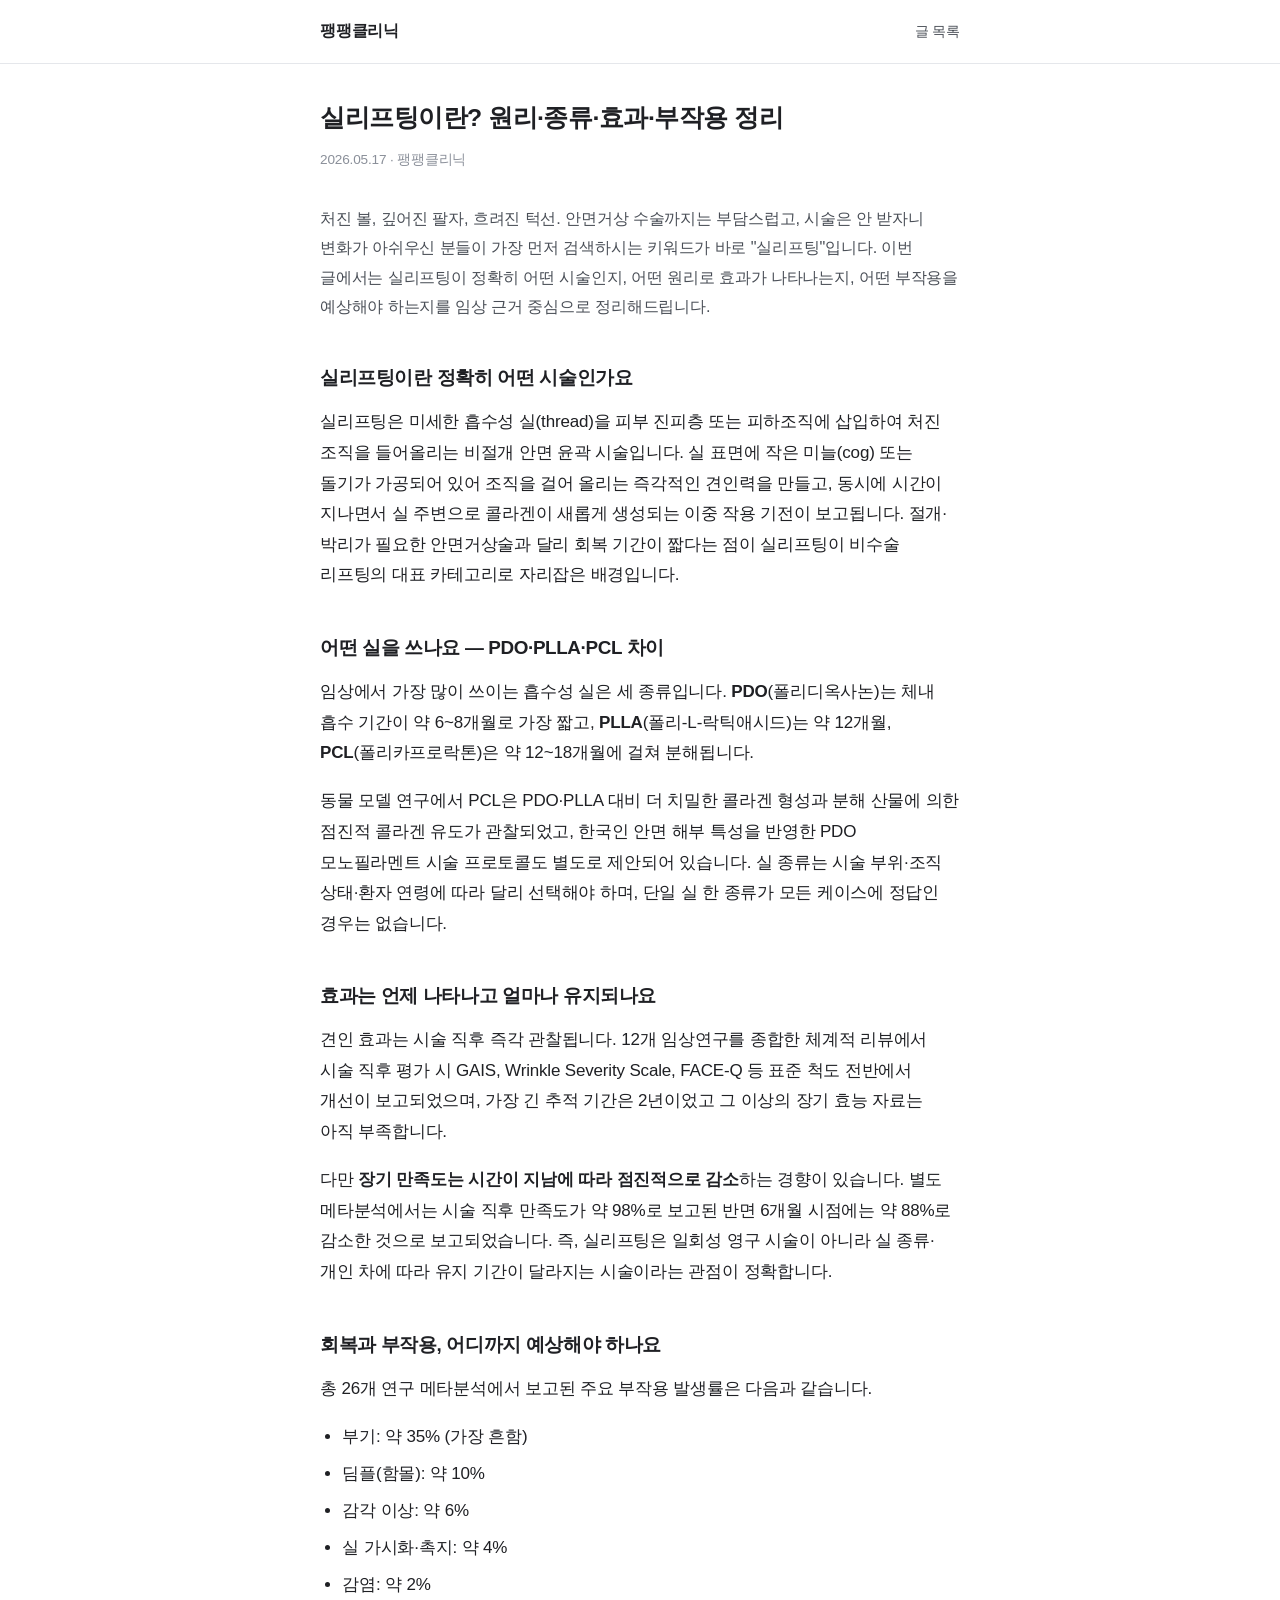
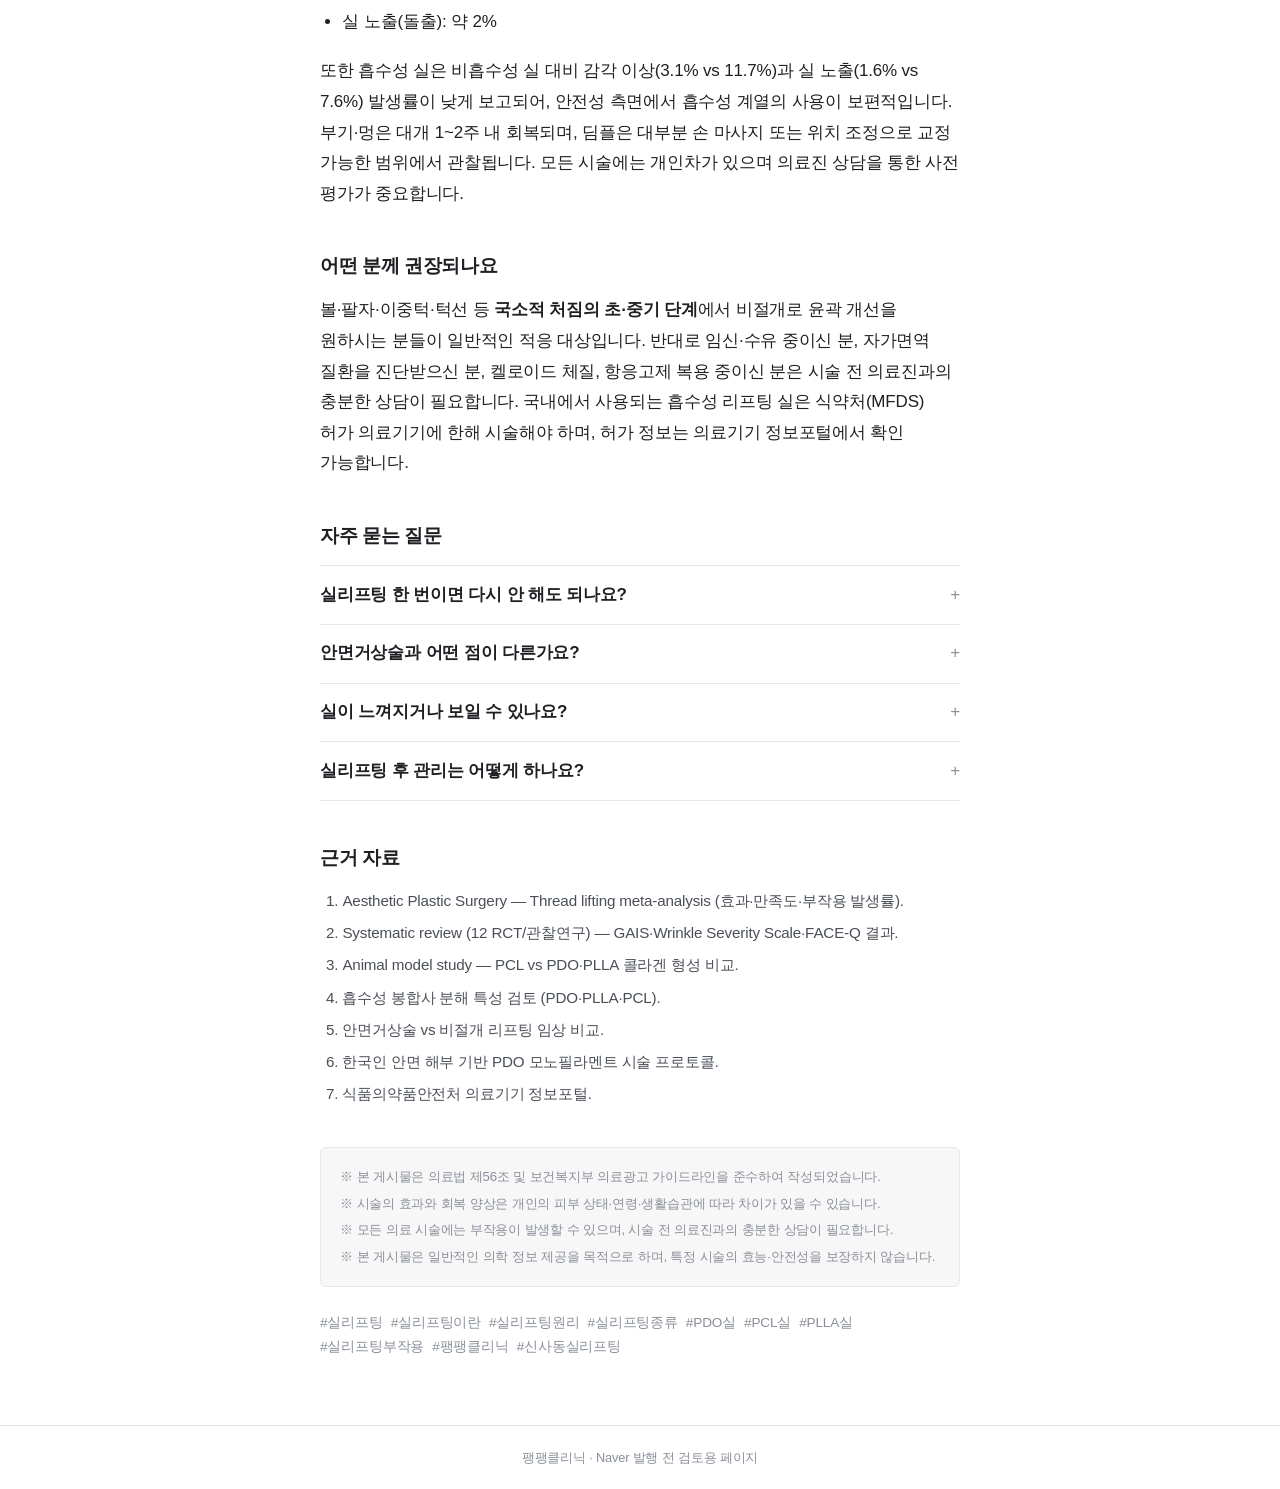
<file: silifting/index.html>
<!doctype html>
<html lang="ko">
  <head>
    <meta charset="utf-8">
    <meta name="viewport" content="width=device-width, initial-scale=1">
    <meta name="robots" content="noindex, nofollow, noarchive, nosnippet">
    <meta name="googlebot" content="noindex, nofollow">
    <meta name="description" content="실리프팅의 원리, 실 종류, 유지 기간, 부작용을 근거 중심으로 정리한 팽팽클리닉 콘텐츠">
    <title>실리프팅이란? | 팽팽클리닉</title>
    <link rel="preconnect" href="https://i.ytimg.com">
    <link rel="stylesheet" href="./styles.css">
  </head>
  <body>
    <header class="site-header">
      <div class="wrap">
        <a class="brand" href="../">팽팽클리닉</a>
        <nav aria-label="페이지 목록"><a href="../">글 목록</a></nav>
      </div>
    </header>

    <main class="wrap">
      <article>
        <h1>실리프팅이란? 원리·종류·효과·부작용 정리</h1>
        <p class="meta">2026.05.17 · 팽팽클리닉</p>

        <p class="lead">
          처진 볼, 깊어진 팔자, 흐려진 턱선. 안면거상 수술까지는 부담스럽고, 시술은 안 받자니 변화가 아쉬우신 분들이 가장 먼저 검색하시는 키워드가 바로 "실리프팅"입니다.
          이번 글에서는 실리프팅이 정확히 어떤 시술인지, 어떤 원리로 효과가 나타나는지, 어떤 부작용을 예상해야 하는지를 임상 근거 중심으로 정리해드립니다.
        </p>

        <h2>실리프팅이란 정확히 어떤 시술인가요</h2>
        <p>
          실리프팅은 미세한 흡수성 실(thread)을 피부 진피층 또는 피하조직에 삽입하여 처진 조직을 들어올리는 비절개 안면 윤곽 시술입니다.
          실 표면에 작은 미늘(cog) 또는 돌기가 가공되어 있어 조직을 걸어 올리는 즉각적인 견인력을 만들고,
          동시에 시간이 지나면서 실 주변으로 콜라겐이 새롭게 생성되는 이중 작용 기전이 보고됩니다.
          절개·박리가 필요한 안면거상술과 달리 회복 기간이 짧다는 점이 실리프팅이 비수술 리프팅의 대표 카테고리로 자리잡은 배경입니다.
        </p>

        <h2>어떤 실을 쓰나요 — PDO·PLLA·PCL 차이</h2>
        <p>
          임상에서 가장 많이 쓰이는 흡수성 실은 세 종류입니다.
          <strong>PDO</strong>(폴리디옥사논)는 체내 흡수 기간이 약 6~8개월로 가장 짧고,
          <strong>PLLA</strong>(폴리-L-락틱애시드)는 약 12개월,
          <strong>PCL</strong>(폴리카프로락톤)은 약 12~18개월에 걸쳐 분해됩니다.
        </p>
        <p>
          동물 모델 연구에서 PCL은 PDO·PLLA 대비 더 치밀한 콜라겐 형성과 분해 산물에 의한 점진적 콜라겐 유도가 관찰되었고,
          한국인 안면 해부 특성을 반영한 PDO 모노필라멘트 시술 프로토콜도 별도로 제안되어 있습니다.
          실 종류는 시술 부위·조직 상태·환자 연령에 따라 달리 선택해야 하며, 단일 실 한 종류가 모든 케이스에 정답인 경우는 없습니다.
        </p>

        <h2>효과는 언제 나타나고 얼마나 유지되나요</h2>
        <p>
          견인 효과는 시술 직후 즉각 관찰됩니다. 12개 임상연구를 종합한 체계적 리뷰에서 시술 직후 평가 시 GAIS, Wrinkle Severity Scale, FACE-Q 등 표준 척도 전반에서 개선이 보고되었으며, 가장 긴 추적 기간은 2년이었고 그 이상의 장기 효능 자료는 아직 부족합니다.
        </p>
        <p>
          다만 <strong>장기 만족도는 시간이 지남에 따라 점진적으로 감소</strong>하는 경향이 있습니다.
          별도 메타분석에서는 시술 직후 만족도가 약 98%로 보고된 반면 6개월 시점에는 약 88%로 감소한 것으로 보고되었습니다.
          즉, 실리프팅은 일회성 영구 시술이 아니라 실 종류·개인 차에 따라 유지 기간이 달라지는 시술이라는 관점이 정확합니다.
        </p>

        <h2>회복과 부작용, 어디까지 예상해야 하나요</h2>
        <p>총 26개 연구 메타분석에서 보고된 주요 부작용 발생률은 다음과 같습니다.</p>
        <ul>
          <li>부기: 약 35% (가장 흔함)</li>
          <li>딤플(함몰): 약 10%</li>
          <li>감각 이상: 약 6%</li>
          <li>실 가시화·촉지: 약 4%</li>
          <li>감염: 약 2%</li>
          <li>실 노출(돌출): 약 2%</li>
        </ul>
        <p>
          또한 흡수성 실은 비흡수성 실 대비 감각 이상(3.1% vs 11.7%)과 실 노출(1.6% vs 7.6%) 발생률이 낮게 보고되어, 안전성 측면에서 흡수성 계열의 사용이 보편적입니다.
          부기·멍은 대개 1~2주 내 회복되며, 딤플은 대부분 손 마사지 또는 위치 조정으로 교정 가능한 범위에서 관찰됩니다.
          모든 시술에는 개인차가 있으며 의료진 상담을 통한 사전 평가가 중요합니다.
        </p>

        <h2>어떤 분께 권장되나요</h2>
        <p>
          볼·팔자·이중턱·턱선 등 <strong>국소적 처짐의 초·중기 단계</strong>에서 비절개로 윤곽 개선을 원하시는 분들이 일반적인 적응 대상입니다.
          반대로 임신·수유 중이신 분, 자가면역 질환을 진단받으신 분, 켈로이드 체질, 항응고제 복용 중이신 분은 시술 전 의료진과의 충분한 상담이 필요합니다.
          국내에서 사용되는 흡수성 리프팅 실은 식약처(MFDS) 허가 의료기기에 한해 시술해야 하며, 허가 정보는 의료기기 정보포털에서 확인 가능합니다.
        </p>

        <h2>자주 묻는 질문</h2>
        <div class="faq">
          <details>
            <summary>실리프팅 한 번이면 다시 안 해도 되나요?</summary>
            <p>실리프팅은 일회성 영구 시술이 아닙니다. 사용한 실의 종류에 따라 PDO 6~8개월, PLLA 약 12개월, PCL 약 12~18개월에 걸쳐 흡수되며, 장기 만족도는 시간이 지남에 따라 점진적으로 감소하는 경향이 있어 재시술 시기는 개인차에 따라 결정합니다.</p>
          </details>
          <details>
            <summary>안면거상술과 어떤 점이 다른가요?</summary>
            <p>안면거상술은 피부·근막을 절개·박리하여 들어올리는 외과 수술이며, 실리프팅은 비절개 시술입니다. 회복 기간과 변화 폭이 다르므로 처짐의 단계와 환자의 회복 환경을 모두 고려해 선택하는 것이 일반적입니다.</p>
          </details>
          <details>
            <summary>실이 느껴지거나 보일 수 있나요?</summary>
            <p>메타분석상 실 가시화·촉지는 약 4%, 노출은 약 2%로 보고됩니다. 시술 직후 일시적인 촉지감은 회복 과정에서 줄어드는 양상이 보고되며, 지속될 경우 의료진 진찰이 필요합니다.</p>
          </details>
          <details>
            <summary>실리프팅 후 관리는 어떻게 하나요?</summary>
            <p>시술 후 일정 기간 과도한 표정·안면 마사지·치과 시술·고온 사우나 등을 피하시는 것이 권장됩니다. 회복 양상은 개인의 피부 상태와 생활 습관에 따라 차이가 있을 수 있어 시술 의료진의 개별 안내를 따르는 것이 좋습니다.</p>
          </details>
        </div>

        <section class="sources">
          <h2>근거 자료</h2>
          <ol>
            <li>Aesthetic Plastic Surgery — Thread lifting meta-analysis (효과·만족도·부작용 발생률).</li>
            <li>Systematic review (12 RCT/관찰연구) — GAIS·Wrinkle Severity Scale·FACE-Q 결과.</li>
            <li>Animal model study — PCL vs PDO·PLLA 콜라겐 형성 비교.</li>
            <li>흡수성 봉합사 분해 특성 검토 (PDO·PLLA·PCL).</li>
            <li>안면거상술 vs 비절개 리프팅 임상 비교.</li>
            <li>한국인 안면 해부 기반 PDO 모노필라멘트 시술 프로토콜.</li>
            <li>식품의약품안전처 의료기기 정보포털.</li>
          </ol>
        </section>

        <div class="disclaimer">
          <p>※ 본 게시물은 의료법 제56조 및 보건복지부 의료광고 가이드라인을 준수하여 작성되었습니다.</p>
          <p>※ 시술의 효과와 회복 양상은 개인의 피부 상태·연령·생활습관에 따라 차이가 있을 수 있습니다.</p>
          <p>※ 모든 의료 시술에는 부작용이 발생할 수 있으며, 시술 전 의료진과의 충분한 상담이 필요합니다.</p>
          <p>※ 본 게시물은 일반적인 의학 정보 제공을 목적으로 하며, 특정 시술의 효능·안전성을 보장하지 않습니다.</p>
        </div>

        <p class="tags">
          <span>#실리프팅</span><span>#실리프팅이란</span><span>#실리프팅원리</span><span>#실리프팅종류</span><span>#PDO실</span><span>#PCL실</span><span>#PLLA실</span><span>#실리프팅부작용</span><span>#팽팽클리닉</span><span>#신사동실리프팅</span>
        </p>
      </article>
    </main>

    <footer class="site-footer">
      <div class="wrap">팽팽클리닉 · Naver 발행 전 검토용 페이지</div>
    </footer>
  </body>
</html>
</file>
<file: silifting/styles.css>
:root {
  --text:        #1f2024;
  --text-soft:   #4a4f57;
  --muted:       #8a8f99;
  --line:        #e5e7eb;
  --bg:          #ffffff;
  --bg-soft:     #f7f7f8;
  --accent:      #1f5f5b;
}

* { box-sizing: border-box; }
html { -webkit-text-size-adjust: 100%; }
body {
  margin: 0;
  background: var(--bg);
  color: var(--text);
  font-family: "Apple SD Gothic Neo", "Noto Sans KR", "맑은 고딕", -apple-system, BlinkMacSystemFont, "Segoe UI", sans-serif;
  font-size: 17px;
  line-height: 1.8;
  letter-spacing: -0.01em;
  word-break: keep-all;
}

.wrap { max-width: 680px; margin: 0 auto; padding: 0 1.25rem; }

.site-header {
  border-bottom: 1px solid var(--line);
  background: var(--bg);
}
.site-header .wrap {
  display: flex;
  align-items: center;
  justify-content: space-between;
  padding-top: 1rem;
  padding-bottom: 1rem;
}
.brand { color: var(--text); text-decoration: none; font-weight: 700; font-size: 1rem; }
.site-header nav a {
  color: var(--text-soft);
  text-decoration: none;
  margin-left: 1rem;
  font-size: .9rem;
}
.site-header nav a:hover { color: var(--accent); }

article { padding: 2.25rem 0 3rem; }

article h1 {
  font-size: 1.55rem;
  line-height: 1.45;
  font-weight: 800;
  margin: 0 0 .75rem;
  letter-spacing: -0.02em;
}
.meta {
  color: var(--muted);
  font-size: .85rem;
  margin: 0 0 2rem;
}
article .lead {
  color: var(--text-soft);
  font-size: 1.02rem;
  margin: 0 0 1.75rem;
}

article h2 {
  font-size: 1.18rem;
  font-weight: 700;
  margin: 2.5rem 0 .75rem;
  letter-spacing: -0.02em;
}
article h3 {
  font-size: 1.02rem;
  font-weight: 700;
  margin: 1.5rem 0 .5rem;
}
article p { margin: 0 0 1.1rem; }
article p strong { color: var(--text); }

article figure {
  margin: 1.75rem 0;
}
article figure img {
  display: block;
  width: 100%;
  height: auto;
  border-radius: 8px;
}
article figcaption {
  margin-top: .5rem;
  color: var(--muted);
  font-size: .85rem;
  text-align: center;
}

ul, ol { padding-left: 1.4rem; margin: 0 0 1.2rem; }
li { margin-bottom: .4rem; }

.callout {
  background: var(--bg-soft);
  border-left: 3px solid var(--accent);
  padding: 1rem 1.1rem;
  border-radius: 4px;
  margin: 1.5rem 0;
  color: var(--text-soft);
  font-size: .98rem;
}

.faq details {
  border-bottom: 1px solid var(--line);
  padding: .85rem 0;
}
.faq details:first-of-type { border-top: 1px solid var(--line); }
.faq summary {
  cursor: pointer;
  font-weight: 600;
  list-style: none;
  position: relative;
  padding-right: 1.5rem;
}
.faq summary::-webkit-details-marker { display: none; }
.faq summary::after {
  content: "+";
  position: absolute;
  right: 0;
  top: 0;
  color: var(--muted);
  font-weight: 400;
}
.faq details[open] summary::after { content: "−"; }
.faq details p {
  margin: .7rem 0 .3rem;
  color: var(--text-soft);
}

.sources ol { padding-left: 1.4rem; color: var(--text-soft); font-size: .95rem; }
.sources li { margin-bottom: .3rem; }

.disclaimer {
  margin-top: 2.5rem;
  padding: 1.1rem 1.2rem;
  border: 1px solid var(--line);
  border-radius: 6px;
  background: var(--bg-soft);
  color: var(--muted);
  font-size: .83rem;
  line-height: 1.7;
}
.disclaimer p { margin: 0 0 .25rem; }
.disclaimer p:last-child { margin: 0; }

.tags { margin-top: 1.5rem; color: var(--muted); font-size: .85rem; }
.tags span { display: inline-block; margin-right: .5rem; }

.site-footer {
  border-top: 1px solid var(--line);
  padding: 1.25rem 0;
  color: var(--muted);
  font-size: .8rem;
  text-align: center;
}

@media (max-width: 480px) {
  body { font-size: 16px; }
  article h1 { font-size: 1.4rem; }
  article h2 { font-size: 1.1rem; }
}
</file>
